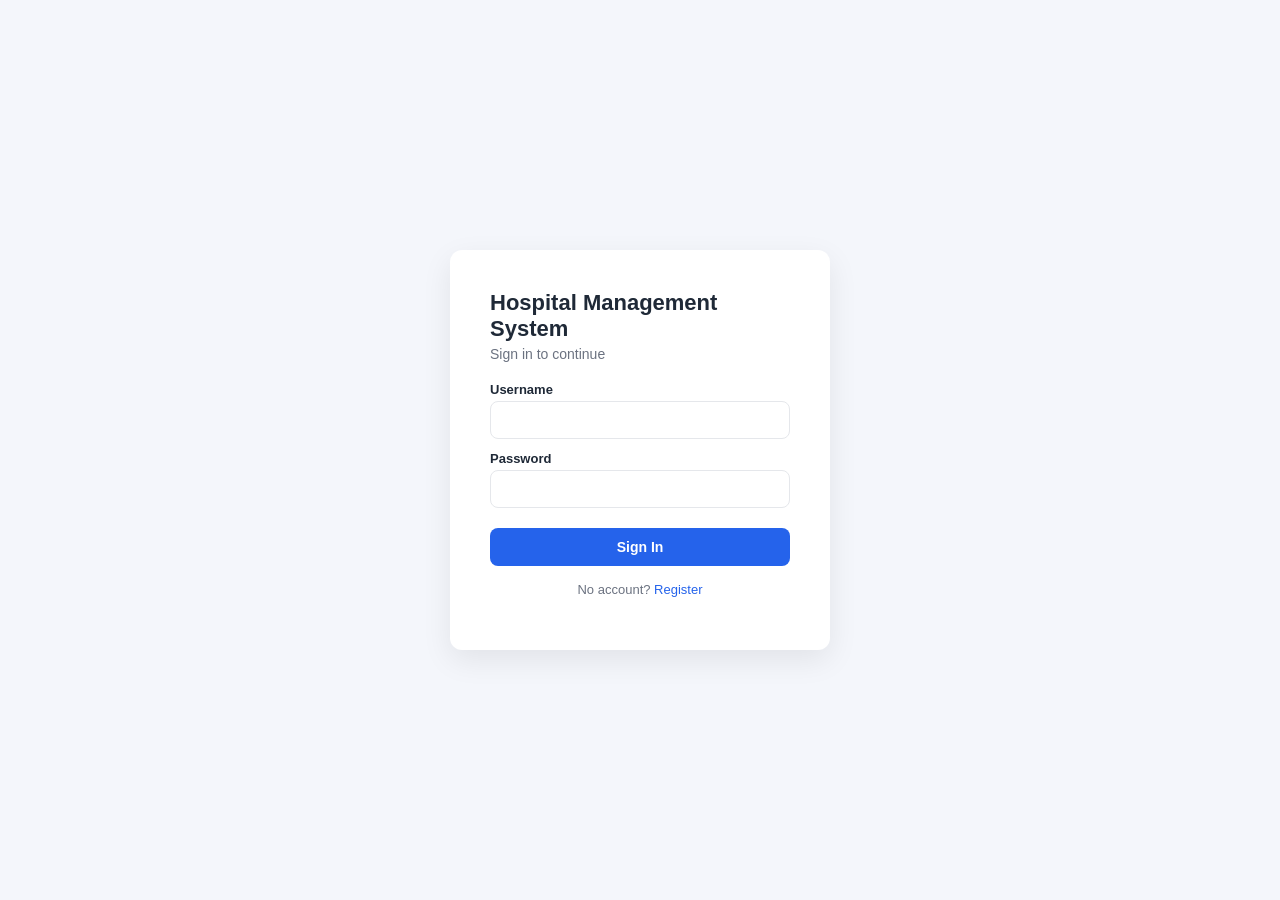
<file: hospital-management-system/frontend/index.html>
<!DOCTYPE html>
<html lang="en">
<head>
<meta charset="UTF-8">
<meta name="viewport" content="width=device-width, initial-scale=1.0">
<title>HMS | Sign In</title>
<link rel="stylesheet" href="css/style.css">
</head>
<body>
<div class="auth-wrapper">
  <div class="auth-card">
    <h1>Hospital Management System</h1>
    <p class="subtitle">Sign in to continue</p>

    <div id="alertBox" class="alert hidden"></div>

    <form id="loginForm">
      <label for="username">Username</label>
      <input type="text" id="username" required autocomplete="username">

      <label for="password">Password</label>
      <input type="password" id="password" required autocomplete="current-password">

      <button type="submit">Sign In</button>
    </form>

    <p class="switch-link">No account? <a href="pages/register.html">Register</a></p>
  </div>
</div>

<script src="js/api.js"></script>
<script src="js/auth.js"></script>
</body>
</html>
</file>
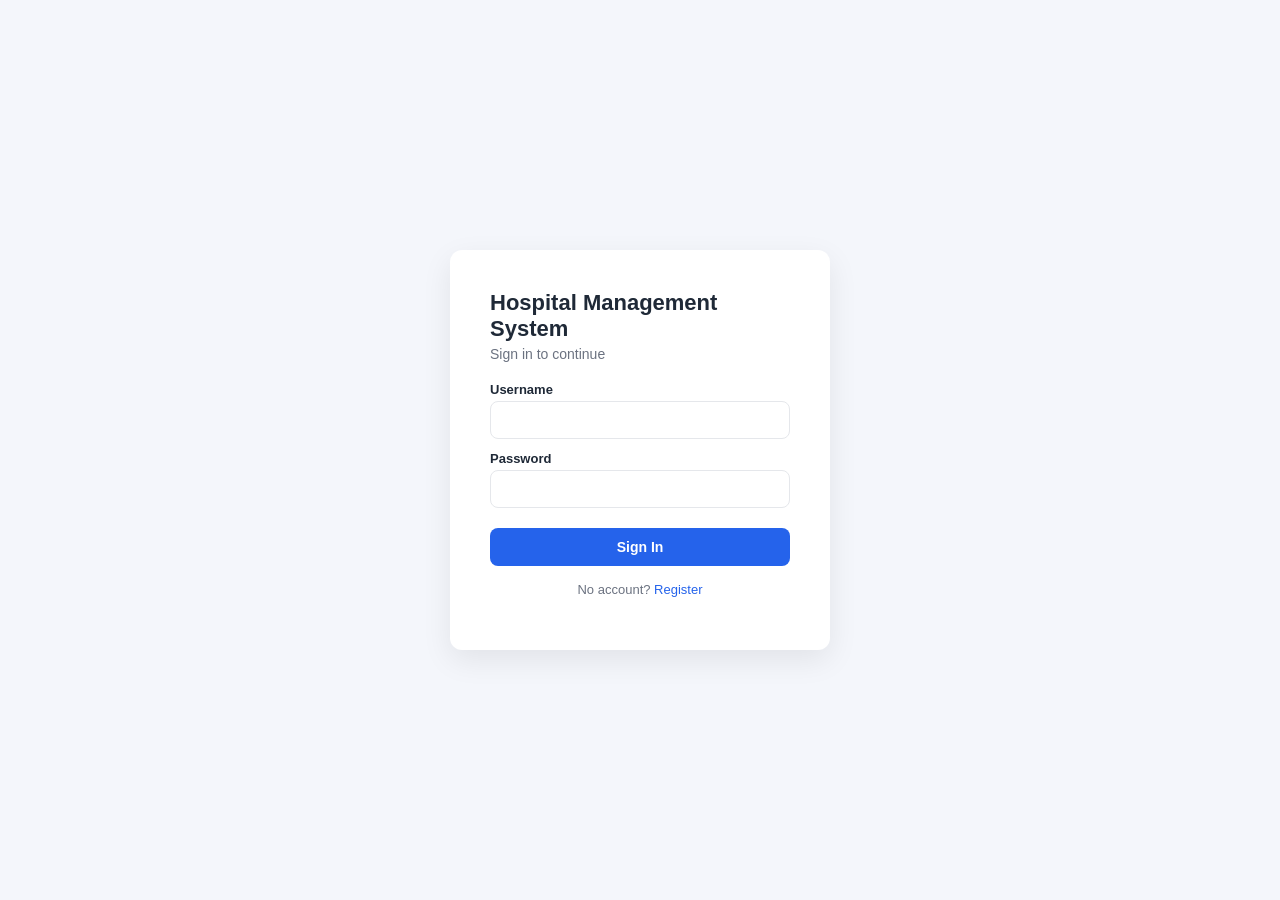
<file: hospital-management-system/frontend/pages/dashboard.html>
<!DOCTYPE html>
<html lang="en">
<head>
<meta charset="UTF-8">
<meta name="viewport" content="width=device-width, initial-scale=1.0">
<title>HMS | Dashboard</title>
<link rel="stylesheet" href="../css/style.css">
</head>
<body>
<div class="app-shell">
  <nav class="sidebar">
    <h2>HMS</h2>
    <p id="userTag" class="user-tag"></p>
    <ul>
      <li><a href="#" data-view="patients" id="navPatients">Patients</a></li>
      <li><a href="#" data-view="doctors" id="navDoctors">Doctors</a></li>
      <li><a href="#" data-view="appointments" id="navAppointments">Appointments</a></li>
    </ul>
    <button id="logoutBtn" class="logout-btn">Log Out</button>
  </nav>

  <main class="content">
    <section id="view-patients" class="view">
      <div class="view-header">
        <h2>Patients</h2>
        <button id="addPatientBtn" class="primary-btn">+ Add Patient</button>
      </div>
      <table class="data-table">
        <thead><tr><th>ID</th><th>Name</th><th>DOB</th><th>Gender</th><th>Phone</th><th>Actions</th></tr></thead>
        <tbody id="patientsTableBody"></tbody>
      </table>
    </section>

    <section id="view-doctors" class="view hidden">
      <div class="view-header">
        <h2>Doctors</h2>
        <button id="addDoctorBtn" class="primary-btn">+ Add Doctor</button>
      </div>
      <table class="data-table">
        <thead><tr><th>ID</th><th>Name</th><th>Specialization</th><th>Experience</th><th>Available</th><th>Actions</th></tr></thead>
        <tbody id="doctorsTableBody"></tbody>
      </table>
    </section>

    <section id="view-appointments" class="view hidden">
      <div class="view-header">
        <h2>Appointments</h2>
        <button id="addAppointmentBtn" class="primary-btn">+ Book Appointment</button>
      </div>
      <table class="data-table">
        <thead><tr><th>ID</th><th>Patient</th><th>Doctor</th><th>Date</th><th>Status</th><th>Actions</th></tr></thead>
        <tbody id="appointmentsTableBody"></tbody>
      </table>
    </section>
  </main>
</div>

<!-- Generic modal used for all create/edit forms -->
<div id="modalOverlay" class="modal-overlay hidden">
  <div class="modal">
    <h3 id="modalTitle"></h3>
    <form id="modalForm"></form>
  </div>
</div>

<script src="../js/api.js"></script>
<script src="../js/dashboard.js"></script>
</body>
</html>
</file>
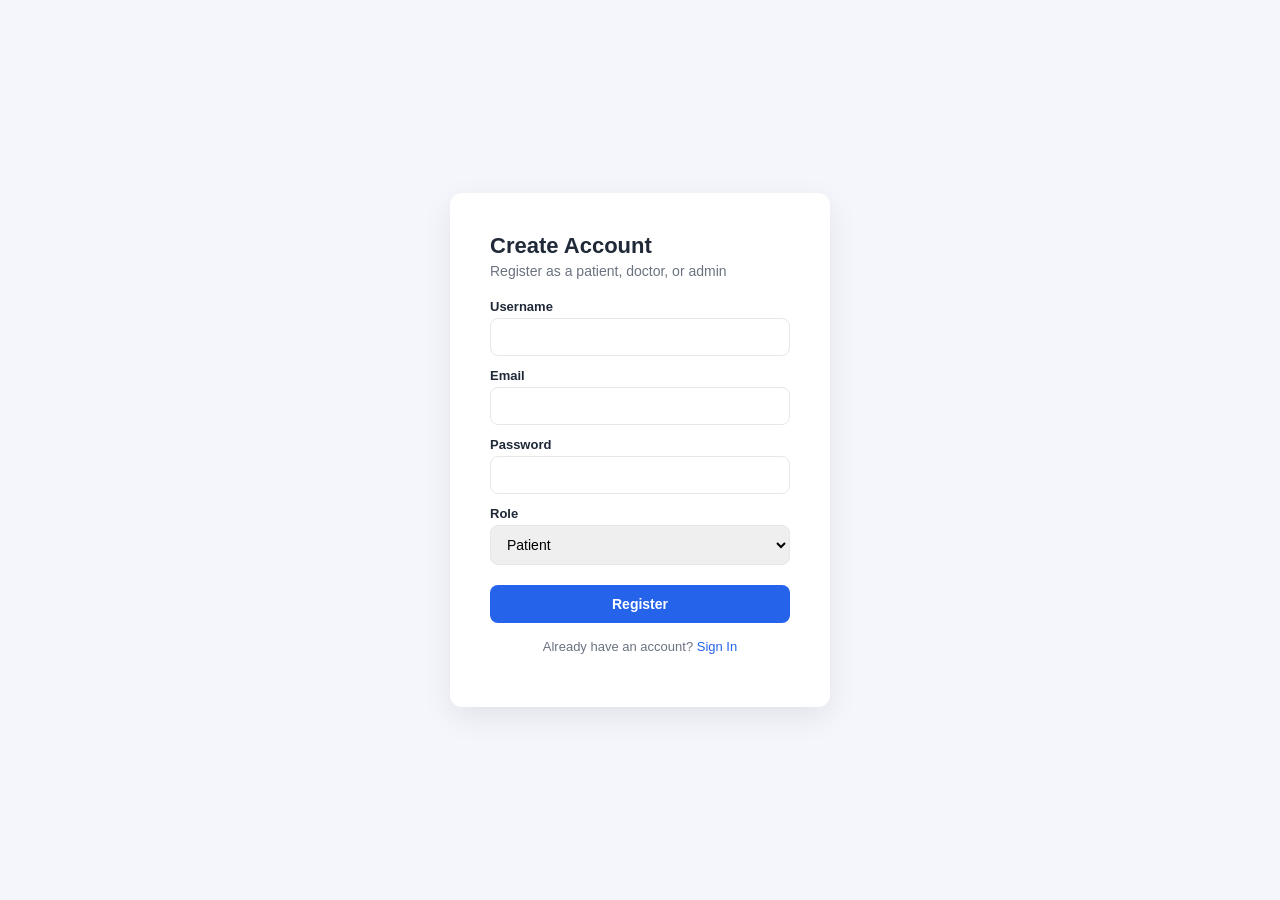
<file: hospital-management-system/frontend/pages/register.html>
<!DOCTYPE html>
<html lang="en">
<head>
<meta charset="UTF-8">
<meta name="viewport" content="width=device-width, initial-scale=1.0">
<title>HMS | Register</title>
<link rel="stylesheet" href="../css/style.css">
</head>
<body>
<div class="auth-wrapper">
  <div class="auth-card">
    <h1>Create Account</h1>
    <p class="subtitle">Register as a patient, doctor, or admin</p>

    <div id="alertBox" class="alert hidden"></div>

    <form id="registerForm">
      <label for="username">Username</label>
      <input type="text" id="username" required>

      <label for="email">Email</label>
      <input type="email" id="email" required>

      <label for="password">Password</label>
      <input type="password" id="password" required minlength="8">

      <label for="role">Role</label>
      <select id="role" required>
        <option value="PATIENT">Patient</option>
        <option value="DOCTOR">Doctor</option>
        <option value="ADMIN">Admin</option>
      </select>

      <button type="submit">Register</button>
    </form>

    <p class="switch-link">Already have an account? <a href="../index.html">Sign In</a></p>
  </div>
</div>

<script src="../js/api.js"></script>
<script src="../js/register.js"></script>
</body>
</html>
</file>
<file: hospital-management-system/frontend/css/style.css>
:root {
  --primary: #2563eb;
  --primary-dark: #1d4ed8;
  --bg: #f4f6fb;
  --card-bg: #ffffff;
  --text: #1f2937;
  --muted: #6b7280;
  --danger: #dc2626;
  --success: #16a34a;
  --border: #e5e7eb;
}

* { box-sizing: border-box; }

body {
  margin: 0;
  font-family: -apple-system, BlinkMacSystemFont, "Segoe UI", Roboto, sans-serif;
  background: var(--bg);
  color: var(--text);
}

/* ---------- Auth pages ---------- */
.auth-wrapper {
  min-height: 100vh;
  display: flex;
  align-items: center;
  justify-content: center;
  padding: 20px;
}

.auth-card {
  background: var(--card-bg);
  padding: 40px;
  border-radius: 12px;
  box-shadow: 0 10px 30px rgba(0,0,0,0.08);
  width: 100%;
  max-width: 380px;
}

.auth-card h1 { font-size: 22px; margin: 0 0 4px; }
.subtitle { color: var(--muted); margin: 0 0 20px; font-size: 14px; }

label { display: block; font-size: 13px; margin: 12px 0 4px; font-weight: 600; }

input, select {
  width: 100%;
  padding: 10px 12px;
  border: 1px solid var(--border);
  border-radius: 8px;
  font-size: 14px;
}

button {
  cursor: pointer;
  border: none;
  border-radius: 8px;
  font-size: 14px;
  font-weight: 600;
}

form button[type="submit"] {
  width: 100%;
  margin-top: 20px;
  padding: 11px;
  background: var(--primary);
  color: white;
}
form button[type="submit"]:hover { background: var(--primary-dark); }

.switch-link { text-align: center; font-size: 13px; margin-top: 16px; color: var(--muted); }
.switch-link a { color: var(--primary); text-decoration: none; }

.alert {
  padding: 10px 12px;
  border-radius: 8px;
  font-size: 13px;
  margin-bottom: 8px;
}
.alert.error { background: #fee2e2; color: var(--danger); }
.alert.success { background: #dcfce7; color: var(--success); }
.hidden { display: none !important; }

/* ---------- App shell ---------- */
.app-shell { display: flex; min-height: 100vh; }

.sidebar {
  width: 220px;
  background: #111827;
  color: white;
  padding: 24px 16px;
  flex-shrink: 0;
}
.sidebar h2 { margin: 0 0 4px; }
.user-tag { color: #9ca3af; font-size: 12px; margin-bottom: 24px; }
.sidebar ul { list-style: none; padding: 0; margin: 0; }
.sidebar li a {
  display: block;
  color: #d1d5db;
  text-decoration: none;
  padding: 10px 12px;
  border-radius: 8px;
  margin-bottom: 4px;
  font-size: 14px;
}
.sidebar li a:hover, .sidebar li a.active { background: #1f2937; color: white; }
.logout-btn {
  margin-top: 40px;
  width: 100%;
  padding: 10px;
  background: #374151;
  color: white;
}
.logout-btn:hover { background: var(--danger); }

.content { flex: 1; padding: 32px; }
.view-header { display: flex; justify-content: space-between; align-items: center; margin-bottom: 16px; }
.primary-btn { background: var(--primary); color: white; padding: 9px 16px; }
.primary-btn:hover { background: var(--primary-dark); }

.data-table {
  width: 100%;
  border-collapse: collapse;
  background: var(--card-bg);
  border-radius: 10px;
  overflow: hidden;
  box-shadow: 0 1px 3px rgba(0,0,0,0.06);
}
.data-table th, .data-table td {
  text-align: left;
  padding: 12px 14px;
  font-size: 13px;
  border-bottom: 1px solid var(--border);
}
.data-table th { background: #f9fafb; color: var(--muted); font-weight: 600; }
.data-table td button { padding: 5px 10px; font-size: 12px; margin-right: 6px; }
.edit-btn { background: #e0e7ff; color: var(--primary); }
.delete-btn { background: #fee2e2; color: var(--danger); }

.modal-overlay {
  position: fixed; inset: 0;
  background: rgba(0,0,0,0.4);
  display: flex; align-items: center; justify-content: center;
  z-index: 100;
}
.modal {
  background: white;
  padding: 28px;
  border-radius: 12px;
  width: 100%;
  max-width: 420px;
  max-height: 85vh;
  overflow-y: auto;
}
.modal h3 { margin-top: 0; }
</file>
